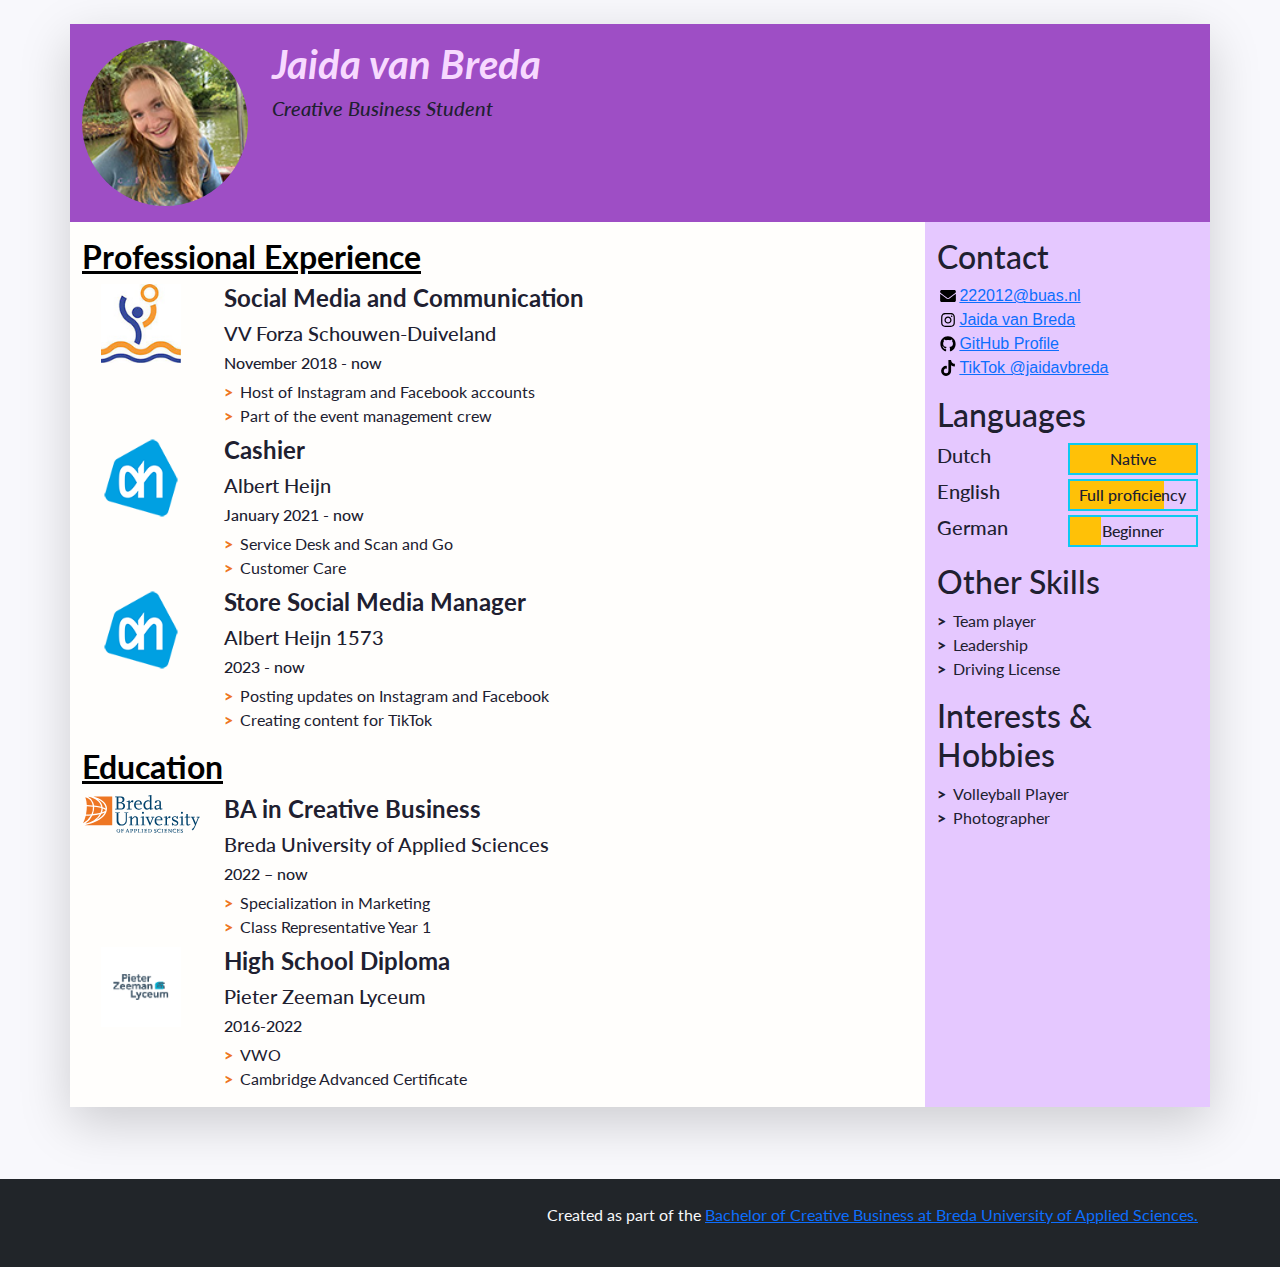
<file: index.html>
<!doctype html>
<html class="h-100" lang="en">
  
  <!-- An HTML document always starts with a "head", i.e. information about the page that isn't directly visible -->
  <head>
    <meta charset="utf-8">
    <meta name="viewport" content="width=device-width, initial-scale=1, shrink-to-fit=no">

    <!-- Links to the CSS styles from Bootstrap. -->
    <!-- -->
    <link href="https://cdn.jsdelivr.net/npm/bootstrap@5.2.3/dist/css/bootstrap.min.css" rel="stylesheet" integrity="sha384-rbsA2VBKQhggwzxH7pPCaAqO46MgnOM80zW1RWuH61DGLwZJEdK2Kadq2F9CUG65" crossorigin="anonymous">
    <!-- -->
	  
	<link rel="stylesheet" href="css/bootstrap.css">
	<link rel="preconnect" href="https://fonts.googleapis.com">
	<link rel="preconnect" href="https://fonts.gstatic.com" crossorigin>
	<link href="https://fonts.googleapis.com/css2?family=Playfair+Display:ital,wght@0,400..900;1,400..900&display=swap" rel="stylesheet">


    <!-- Links to our additional CSS styles -->
    <link rel="stylesheet" href="css/styles.css">
	
	  <!-- I have no idea if this is the correct place for it. -->

    <title>Jaida van Breda's resumé</title>
  </head>
  <!-- End of the head -->

  <!-- Start of the body, which contains everything visible on the page -->
  <body class="d-flex flex-column h-100 justify-content-between">

    <!--
      We use a Bootstrap container to align contents.
      The "container" class can be replaced by "container-fluid" to make a full width page.
      The "my-sm-4" class adds a margin (m) vertical (y) at sizes small (-sm-) and above, of 4 x 6 pixels
      The "resume-container" class doesn't come from Bootstrap, you can use it for your own styles
    -->
    <div class="container shadow-lg my-sm-4 resume-container">

      <!--
        <header> is a semantic element: it works exactly like <div>, but it gives information about the role of the code below.
        The "row" class is used for the Bootstrap grid.
      -->
      <header class="row resume-header justify-content-center">
        <!--
          A container to wrap around the portrait and align it. We use Bootstrap grid columns.
          This constrains the portrait to columns of decreasing sizes
        -->
        <div class="portrait-container col-5 col-sm-4 col-md-3 col-lg-2">
          <!--
            "w-100" makes sure the image takes the full width of the column it's in
            "rounded-circle" cuts a circle around the image
          -->
		  <img class="w-100 rounded-circle my-3" src="images/portraitjaida.jpg" alt="Portrait" width="160">
        </div>
        <!--
          A container to wrap around your name and tagline. Full-width at small size, then columns of increasing size.
        -->
        <div class="col-12 col-sm-8 col-md-9 col-lg-10 my-3 header-content">
          <h1 class="fw-bold funky-text">Jaida van Breda</h1>
          <h5 class="fst-italic tagline">Creative Business Student</h5>
        </div>
      </header>

      <!--
        Another row in the Bootstrap grid, for the rest of the résumé.
        Biography and other details will be on top of each other at sizes XS and S, then next to each other.
        Use the "flex-row-reverse" class here to swap the columns around.
      -->
      <div class="row resume-bottom">

        <!--
          <main> is another semantic element. It will contain biographical info (professional experience and education).
        -->
        <main class="col-md-7 col-lg-8 col-xl-9 resume-main">

          <!--
            <section> is yet another semantic element. The first one is for professional experience.
          -->
          <section class="my-3 biography-section">
            <h2 class="header1" >Professional Experience</h2>
            <!--
              Each list item (li) in the unordered list (ul) below will be one job.
              "list-unstyled" is a class that hides the bullet points of a list.
            -->
            <ul class="biography-list list-unstyled">

              <!-- Top item (generally the latest or most relevant) in professional experience -->
              <li class="biography-item row mb-2">
                <!-- We're using a grid inside a grid so we can align logos and text -->
                <div class="logo-container col-3 col-sm-2 col-md-3 col-lg-2">
                  <img class="biography-logo mw-100 d-block mx-auto" src="images/employers/forzalogoright.jpg" alt="Company Logo" width="80">
                </div>
                <div class="biography-contents col-9 col-sm-10 col-md-9 col-lg-10">
                  <h4 class="fw-bold">Social Media and Communication</h4>
			      <h5>VV Forza Schouwen-Duiveland</h5>
                  <h6>November 2018 - now</h6>
                  <!-- Use the list below to talk about your achievements -->
                  <ul class="biography-details list-unstyled">
                    <li>Host of Instagram and Facebook accounts</li>
                    <li>Part of the event management crew</li>
                  </ul>
                </div>
              </li>
              <li class="biography-item row mb-2">
                <div class="logo-container col-3 col-sm-2 col-md-3 col-lg-2">
                <!-- We're using a grid inside a grid so we can align logos and text -->
                  <img class="biography-logo mw-100 d-block mx-auto" src="images/employers/albertheijnlogo.png" alt="Company logo" width="80">
                </div>
                <div class="biography-contents col-9 col-sm-10 col-md-9 col-lg-10">
                  <h4 class="fw-bold">Cashier</h4>
				  <h5>Albert Heijn</h5>
                  <h6>January 2021 - now</h6>
				  <ul class="biography-details list-unstyled">
                    <li>Service Desk and Scan and Go</li>
                    <li>Customer Care</li>
                  </ul>
				 </div>
				</li>
              <!-- 2nd item in professional experience -->
              <li class="biography-item row mb-2">
                <div class="logo-container col-3 col-sm-2 col-md-3 col-lg-2">
                <!-- We're using a grid inside a grid so we can align logos and text -->
                  <img class="biography-logo mw-100 d-block mx-auto" src="images/employers/albertheijnlogo.png" alt="Company logo" width="80">
                </div>
                <div class="biography-contents col-9 col-sm-10 col-md-9 col-lg-10">
                  <h4 class="fw-bold">Store Social Media Manager</h4>
				  <h5>Albert Heijn 1573</h5>
                  <h6>2023 - now</h6>
				  <ul class="biography-details list-unstyled">
                    <li>Posting updates on Instagram and Facebook</li>
                    <li>Creating content for TikTok</li>
                  </ul>
				
                  <!-- This entry doesn't have a list of achievements, but you can copy-paste the one from above -->
                </div>
              </li>

            </ul>
          </section>

          <!-- We're done with jobs, let's move on to schools -->

          <section class="my-3 biography-section">
            <h2 class="header1">Education</h2>
            <ul class="biography-list list-unstyled">

              <!-- Top item in education. And by "top", I mean a Bachelor in Creative Business at BUas. -->
              <li class="biography-item row mb-2">
                <div class="logo-container col-3 col-sm-2 col-md-3 col-lg-2">
                  <img class="biography-logo mw-100 d-block mx-auto" src="images/schools/logo-buas.svg" alt="School logo" width="120">
                </div>
                <div class="biography-contents col-9 col-sm-10 col-md-9 col-lg-10">
				  <h4 class="fw-bold">BA in Creative Business </h4>
			      <h5>Breda University of Applied Sciences</h5>
                  <h6>2022&nbsp;&ndash;&nbsp;now</h6>
                  <!-- Use the list below to talk about minors, exchanges, extra-curricular activities. -->
                  <ul class="biography-details list-unstyled">
                    <li>Specialization in Marketing</li>
                    <li>Class Representative Year 1</li>
                  </ul>
                </div>
              </li>

              <!-- 2nd item in education -->
              <li class="biography-item row mb-2">
                <div class="logo-container col-3 col-sm-2 col-md-3 col-lg-2">
                  <img class="biography-logo mw-100 d-block mx-auto" src="images/schools/pieterzeemanlyceum.png" alt="School logo" width="80">
                </div>
                <div class="biography-contents col-9 col-sm-10 col-md-9 col-lg-10">
				  <h4 class="fw-bold">High School Diploma</h4>
				  <h5>Pieter Zeeman Lyceum</h5>
                  <h6>2016-2022</h6>
                  <ul class="biography-details list-unstyled">
                    <li>VWO</li>
					<li>Cambridge Advanced Certificate</li>
                  </ul>
                </div>
              </li>
            </ul>
          </section>

          <!-- This is the end of the "Education" section -->

        </main>

        <!--
          We're done with the first column.
          We now move on to the column with contact details, languages and other skills
          <aside> is also a semantic element.
        -->
        <aside class="col-md-5 col-lg-4 col-xl-3 resume-aside">

          <!-- The first block will be contact details -->
          <section class="my-3 aside-section">
            <h2>Contact</h2>
            <!--
              A list of all your contact details.
              There are more icons in the images/icons folder, have a look if you want to add your LinkedIn or TikTok profile.
              Be careful and only put channels through which you really want to be contacted.
              If your phone number is your personal one, you may want to remove it!
            -->
            <ul class="contact-list list-unstyled">
              <li class="newfontcontact">
                <a class="d-flex align-items-center" href="mailto:email@buas.nl" target="_blank">
                  <img class="contact-icon" src="images/icons/envelope.svg" alt="Email">
                  222012@buas.nl
                </a>
              </li>
              <li class="newfontcontact">
                <a class="d-flex align-items-center" href="https://www.instagram.com/jaidavbreda/" target="_blank">
                  <img class="contact-icon" src="images/icons/instagram.svg" alt="Facebook">
                Jaida van Breda
              </a>
              </li>
              <li class="newfontcontact">
                <a class="d-flex align-items-center" href="https://github.com/JaidavBreda" target="_blank">
                  <img class="contact-icon" src="images/icons/github.svg" alt="LinkedIn">
                  GitHub Profile
                </a>
              </li>
              <li class="newfontcontact">
                <a class="d-flex align-items-center" href="https://www.tiktok.com/@jaidavanbreda" target="_blank">
                  <img class="contact-icon" src="images/icons/tiktok.svg" alt="Mobile Phone">
                  TikTok @jaidavbreda
                </a>
              </li>
            </ul>
          </section>

          <!-- End of contact details, moving on to languages -->

          <section class="my-3 aside-section">
            <h2>Languages</h2>
            <!-- Each item in the list is a language. Modify, add or remove depending on what you speak -->
            <ul class="language-list list-unstyled">
              <li class="language-item d-flex mb-1">
                <h5 class="language-name w-50">Dutch</h5>
                <div class="language-level w-50 border border-info border-2 position-relative">
                  <!-- The div below is a progress bar. Choose between w-25, w-50, w-75 and w-100 to show your level of fluency -->
                  <div class="language-progress position-absolute bg-warning h-100 w-100"></div>
                  <h6 class="position-absolute w-100 text-center top-0 py-1">Native</h6>
                </div>
              </li>
              <li class="language-item d-flex mb-1">
                <h5 class="language-name w-50">English</h5>
                <div class="language-level w-50 border border-info border-2 position-relative">
                  <!-- The div below is a progress bar. Choose between w-25, w-50, w-75 and w-100 to show your level of fluency -->
                  <div class="language-progress position-absolute bg-warning h-100 w-75"></div>
                  <h6 class="position-absolute w-100 text-center top-0 py-1">Full proficiency</h6>
                </div>
              </li>
              <li class="language-item d-flex mb-1">
                <h5 class="language-name w-50">German</h5>
                <div class="language-level w-50 border border-info border-2 position-relative">
                  <!-- The div below is a progress bar. Choose between w-25, w-50, w-75 and w-100 to show your level of fluency -->
                  <div class="language-progress position-absolute bg-warning h-100 w-25"></div>
                  <h6 class="position-absolute w-100 text-center top-0 py-1">Beginner</h6>
                </div>
              </li>
            </ul>
          </section>

          <!-- End of contact details, moving on to other skills -->

          <section class="my-3 aside-section">
            <h2>Other Skills</h2>
            <ul class="skill-list list-unstyled">
              <li class="skill-item">Team player</li>
              <li class="skill-item">Leadership</li>
              <li class="skill-item">Driving License</li>
            </ul>
          </section>

          <!-- End of other skills, moving on to interest and hobbies -->

          <section class="my-3 aside-section">
            <h2>Interests &amp; Hobbies</h2>
            <ul class="skill-list list-unstyled">
              <li class="skill-item">Volleyball Player</li>
              <li class="skill-item">Photographer</li>
            </ul>
          </section>

        </aside>
      </div>
    </div>

    <!-- And now, a footer! -->
    <footer class="bg-dark mt-sm-5 py-4 text-light">
      <p class="container text-end">
        Created as part of the <a href="https://www.buas.nl/en/programmes/creative-business" target="_blank">Bachelor of Creative Business at Breda University of Applied Sciences.</a>
      </p>
    </footer>

  </body>
</html>
</file>
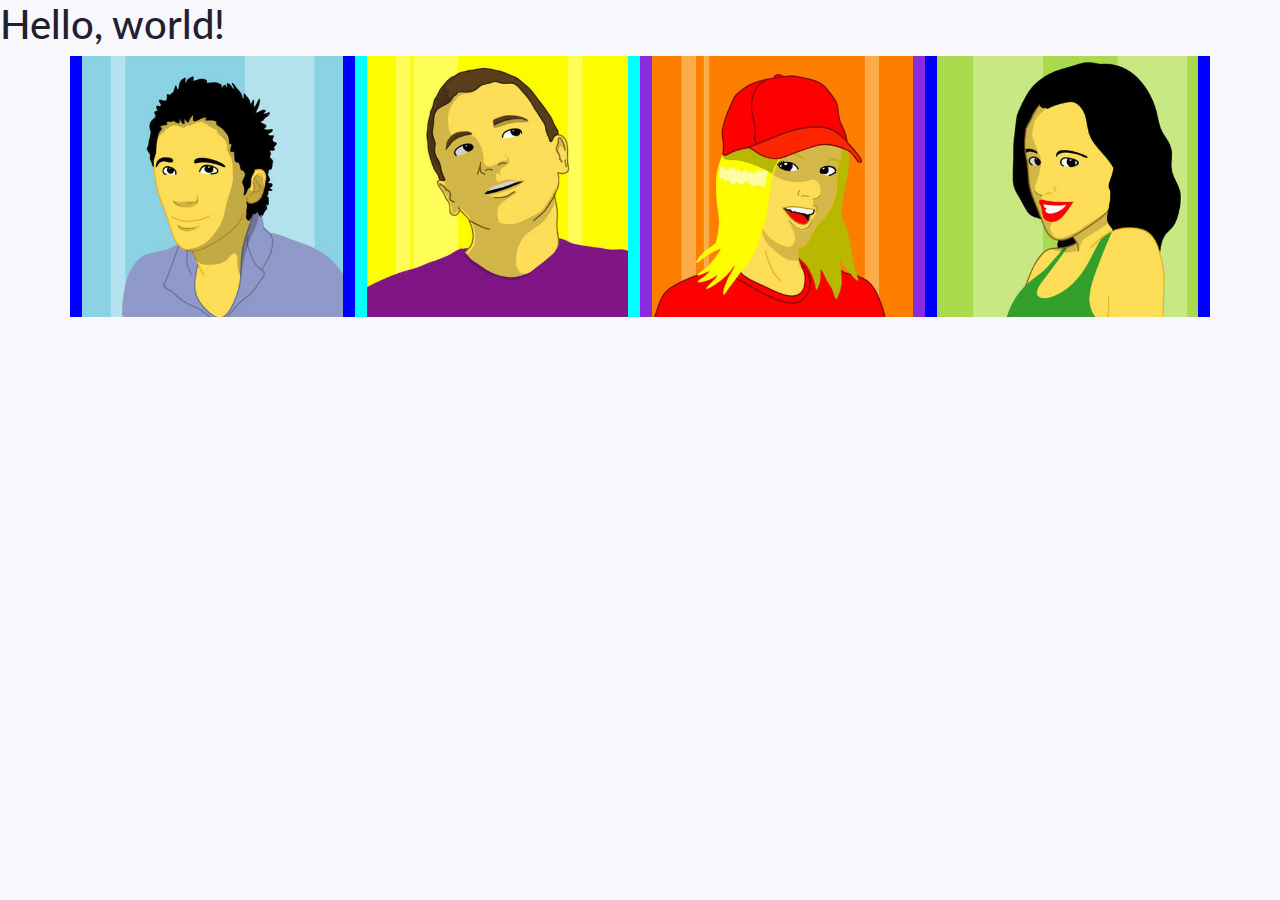
<file: class1.html>
<!doctype html>
<html lang="en">
<head>
    <meta charset="utf-8">
    <meta name="viewport" content="width=device-width, initial-scale=1">
    <title>Bootstrap demo</title>
    <link href="https://cdn.jsdelivr.net/npm/bootstrap@5.3.3/dist/css/bootstrap.min.css" rel="stylesheet" integrity="sha384-QWTKZyjpPEjISv5WaRU9OFeRpok6YctnYmDr5pNlyT2bRjXh0JMhjY6hW+ALEwIH" crossorigin="anonymous">
    <link href="css/styles.css" rel="stylesheet" type="text/css">
</head>
  <body>
    <h1>Hello, world!</h1>
	  
<div class="container text-center">
  <div class="row">
    <div class="col-xs-12 col-md-6 col-lg-3 mycolumnstyle1">
      <img src="images/boy1.jpg" class="img-fluid" width="417" height="417" alt=""/> </div>
    <div class="col-xs-12 col-md-6 col-lg-3 mycolumnstyle2">
      <img src="images/boy2.jpg" class="img-fluid" width="417" height="417" alt=""/> </div>
    <div class="col-xs-12 col-md-6 col-lg-3 mycolumnstyle3">
      <img src="images/girl1.jpg" class="img-fluid" width="417" height="417" alt=""/> </div>
	<div class="col-xs-12 col-md-6 col-lg-3 mycolumnstyle1">
      <img src="images/girl2.jpg" class="img-fluid" width="417" height="417" alt=""/> </div>
	  
  </div>
</div>
	  
	  
	  
	  
	  
	  
	  
	  
	  
	  
	  
    <script src="https://cdn.jsdelivr.net/npm/bootstrap@5.3.3/dist/js/bootstrap.bundle.min.js" integrity="sha384-YvpcrYf0tY3lHB60NNkmXc5s9fDVZLESaAA55NDzOxhy9GkcIdslK1eN7N6jIeHz" crossorigin="anonymous"></script>
  </body>
</html>
</file>
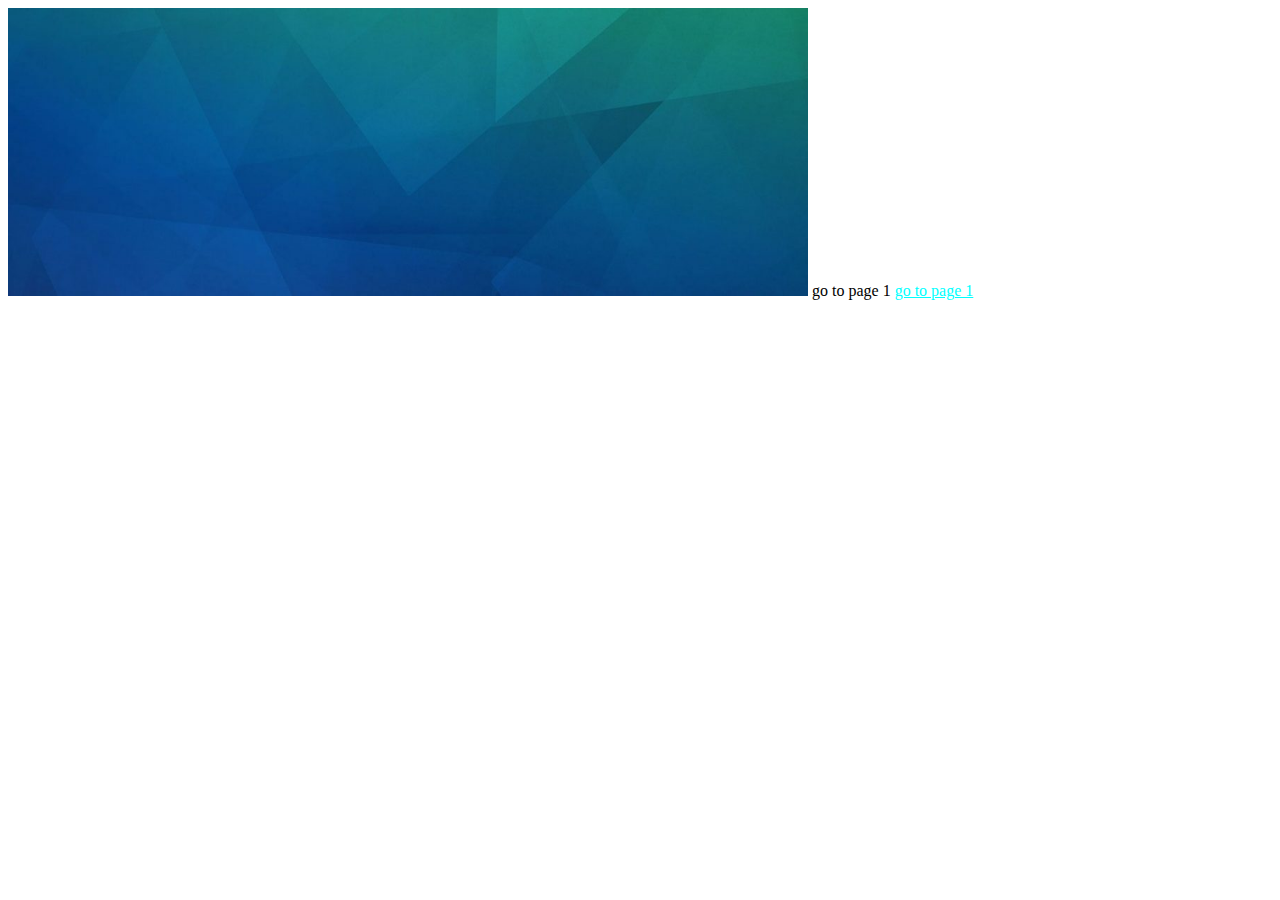
<file: pag2.html>
<!doctype html>
<html>
<head>
<meta charset="UTF-8">
<title>page 2</title>
<link href="css/my cv.css" rel="stylesheet" type="text/css">
</head>

<body>
	
<img src="images/Header_bg.jpg" width="800" height="288" alt="bg header"/>
</body>
</html>

go to page 1
<a href="page1.html" class="pipa">go to page 1</a>
</file>
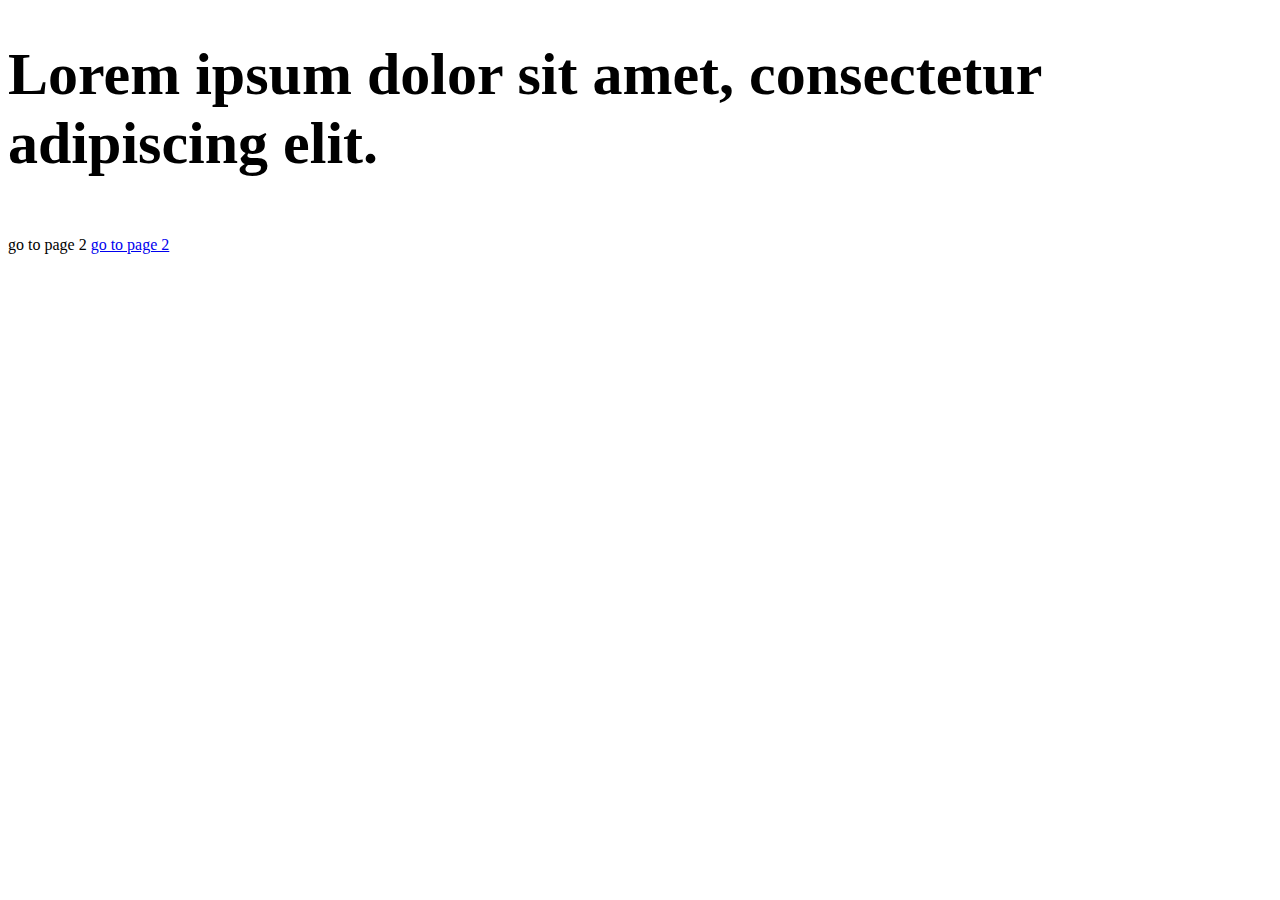
<file: page1.html>
<!doctype html>
<html>
<head>
<meta charset="UTF-8">
<title>Untitled Document</title>
</head>

<body>
	<h1 style="font-size:60px;">Lorem ipsum dolor sit amet, consectetur adipiscing elit.</h1> <br>
</body>
</html>

go to page 2
<a href="pag2.html">go to page 2</a>
</file>
<file: css/styles.css>
/* Use this file to use your own styles*/

/* Import declaration to use Google Fonts - check https://fonts.google.com/ for details */
@import url('https://fonts.googleapis.com/css2?family=Lato:ital,wght@0,400;0,700;1,400;1,700&display=swap');

/* Styles for the body */

body {
	font-family: Lato, "Open Sans", Roboto, "Segoe UI", "Helvetica Neue", Helvetica, Arial, sans-serif;
	color: #202030;
	background-color: #f8f8fc;
}

/* Styles for custom classes in the document. (There are more, try to find them out!) */

.resume-header {
    background-color:#9E4EC5;
}

.resume-main {
	background-color: #fffefc;
}

.resume-aside {
	background-color:#E5C8FF;
}

/* Styles for lists in the document */

.biography-details li::before, .skill-list li::before {
	content: ">";
	font-weight: 800;
	display: inline-block;
	width: 1em;
	margin-left: -1em;
}

.biography-details li::before {
	color: #EE7623;
}

.biography-details li, .skill-list li {
	padding-left: 1em;
}

/* Styles for contact icons */

.contact-icon {
	height: 1em;
	flex-basis: 1.4em;
}

.newfontcontact {
    font-family: "Gill Sans", "Gill Sans MT", "Myriad Pro", "DejaVu Sans Condensed", Helvetica, Arial, sans-serif;
    font-style: normal;
    text-align: left;
}

.funky-text {
color:#F7D9FF;
text-align-last: left;
font-style: italic;
}	

.header1 {
    color: #000000;
    font-style: normal;
    font-weight: bold;
    text-decoration: underline;
}

.mycolumnstyle1{
	background-color:blue;
	color:aliceblue;
	
}

.mycolumnstyle2{
	background-color: aqua;
	color:aliceblue;
}

.mycolumnstyle3{
	background-color: blueviolet;
	color:aliceblue;
}
</file>
<file: css/my cv.css>
@charset "UTF-8";






.pipi{
    color: #C92A2C;	
	font-family: "Micro 5", sans-serif;
}


#lala {
    font-family: Constantia, "Lucida Bright", "DejaVu Serif", Georgia, serif;	
	
}

.mybox {
    width: 600px;
    height: 80px;
	border-width: thick;
	border-style: solid;
    background-color: #DA5B5D;
    margin-top: 17px;
    margin-right: 17px;
    padding-top: 15px;
    padding-right: 15px;
    padding-bottom: 15px;
    padding-left: 15px;
    margin-bottom: 17px;
    margin-left: 17px;
    border-radius: 0px;
}

.btn-danger {
	background-color: #DA5B5D;
}

.pipa {
	color: aqua;
}
</file>
